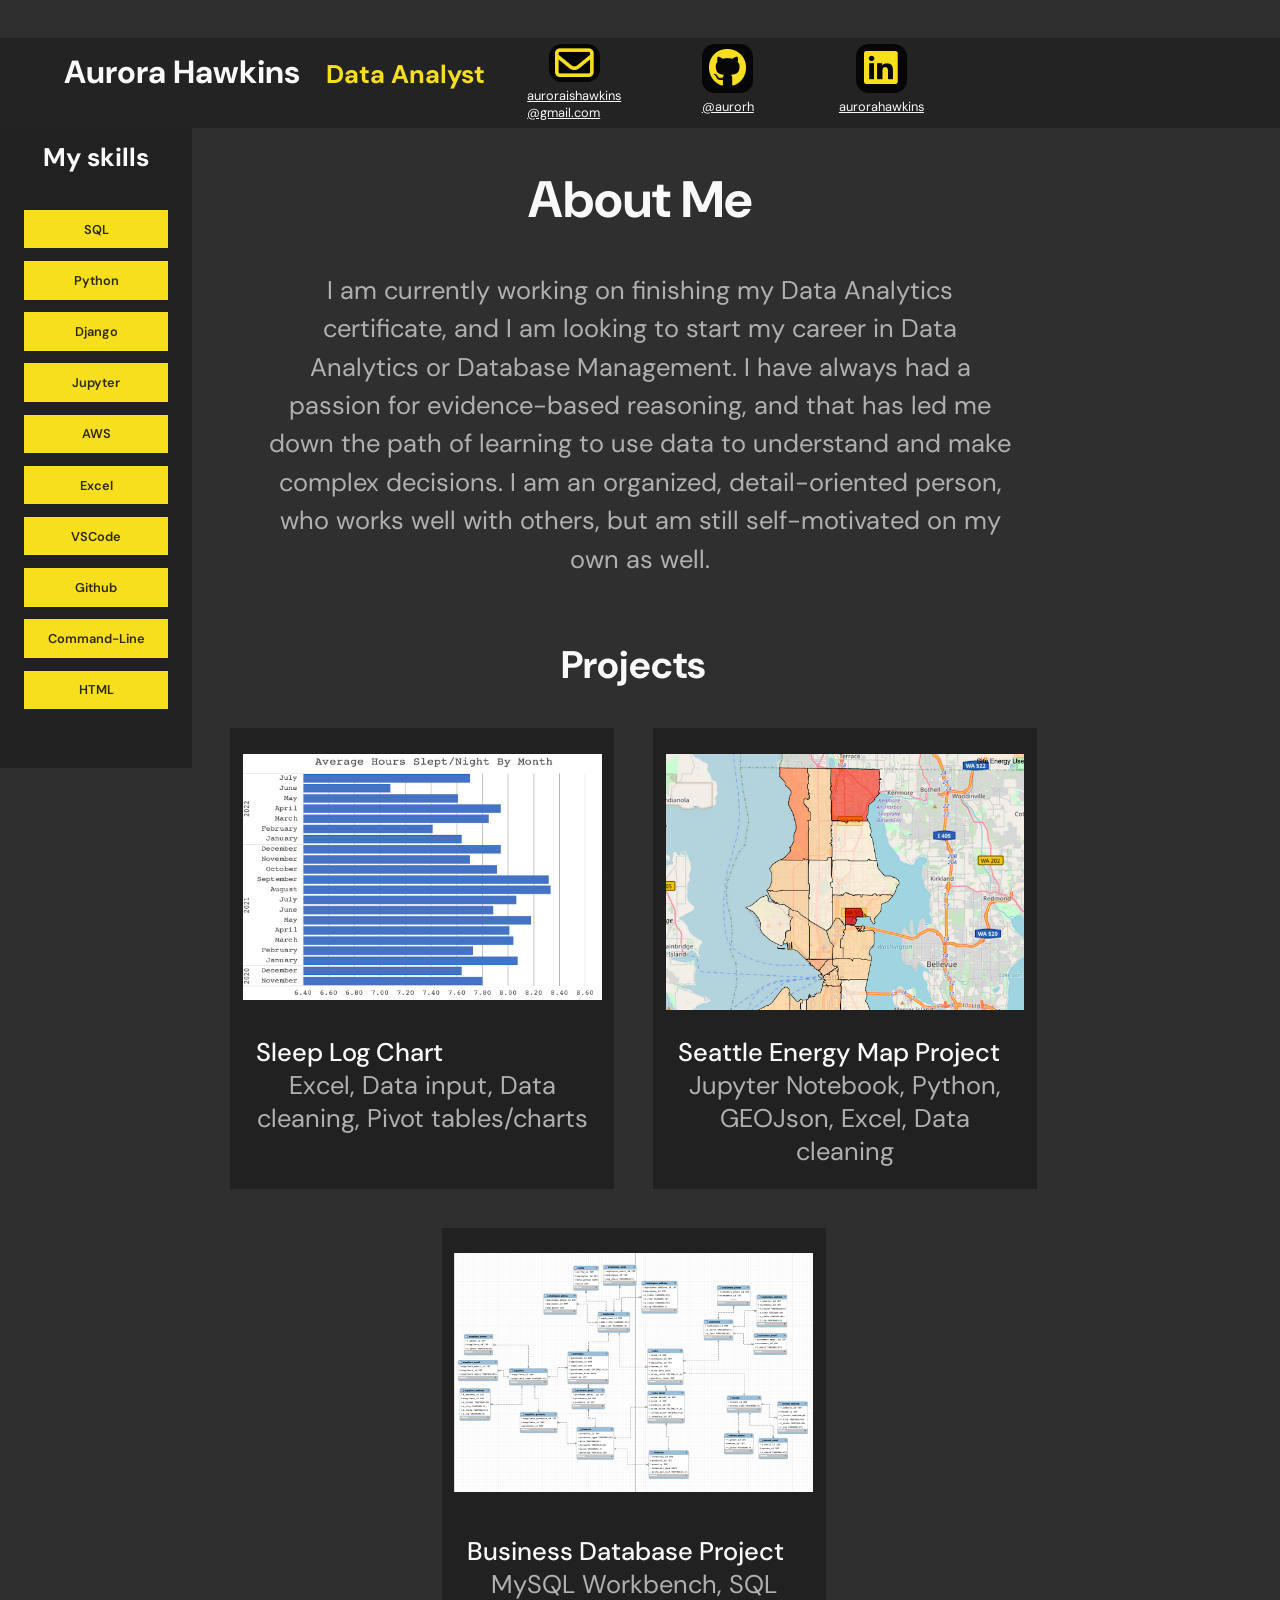
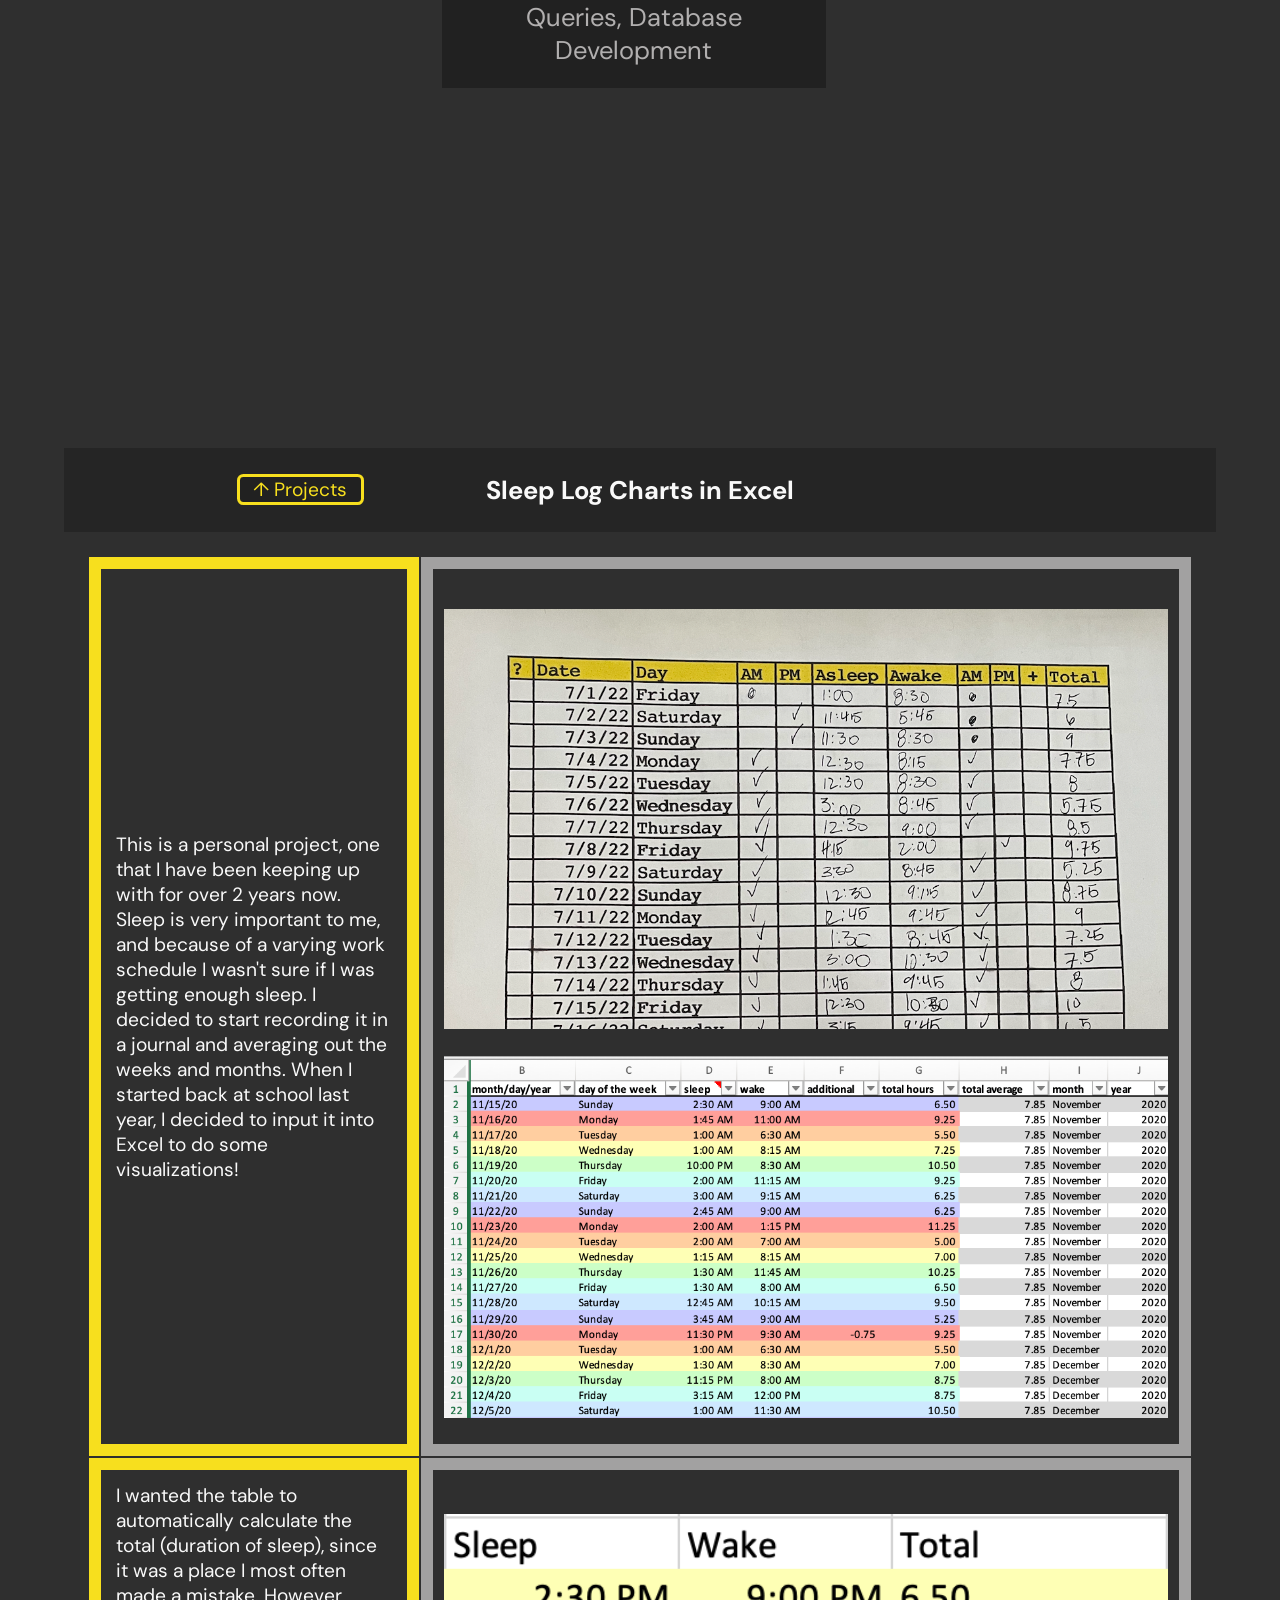
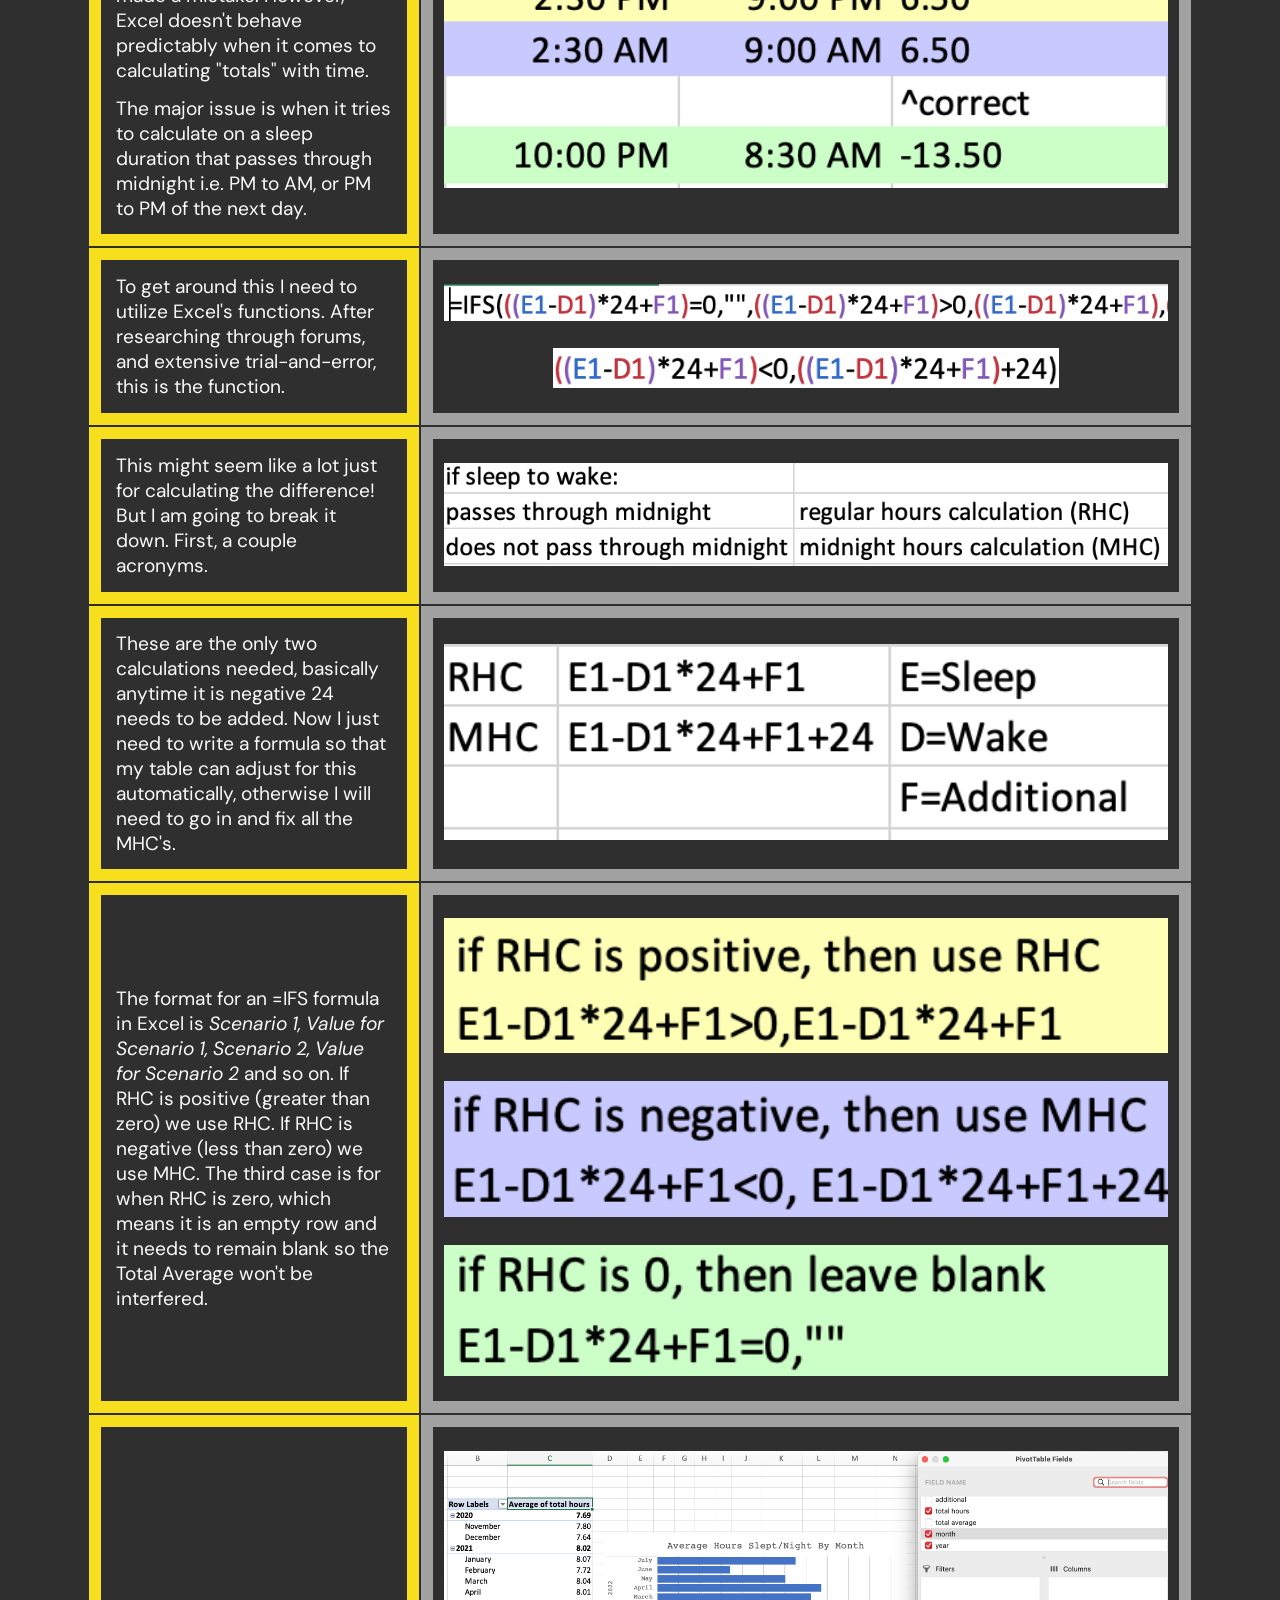
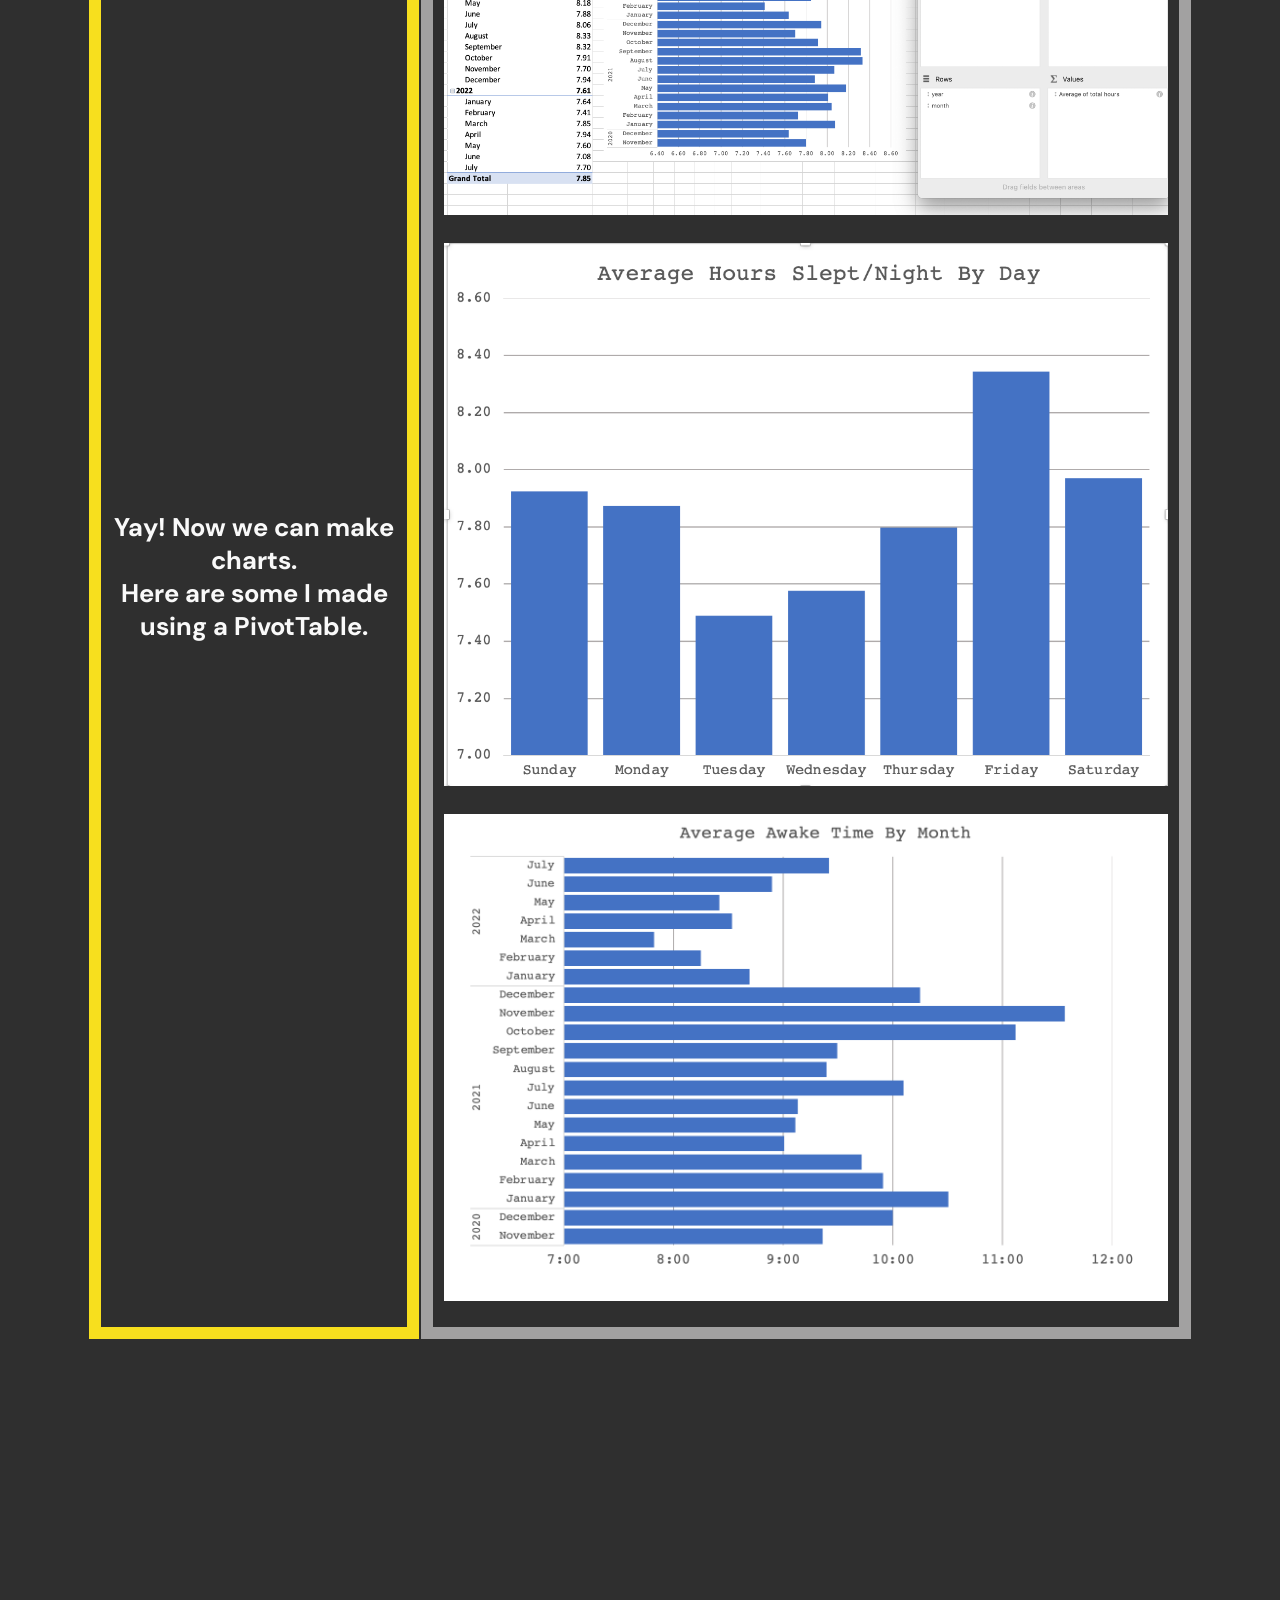
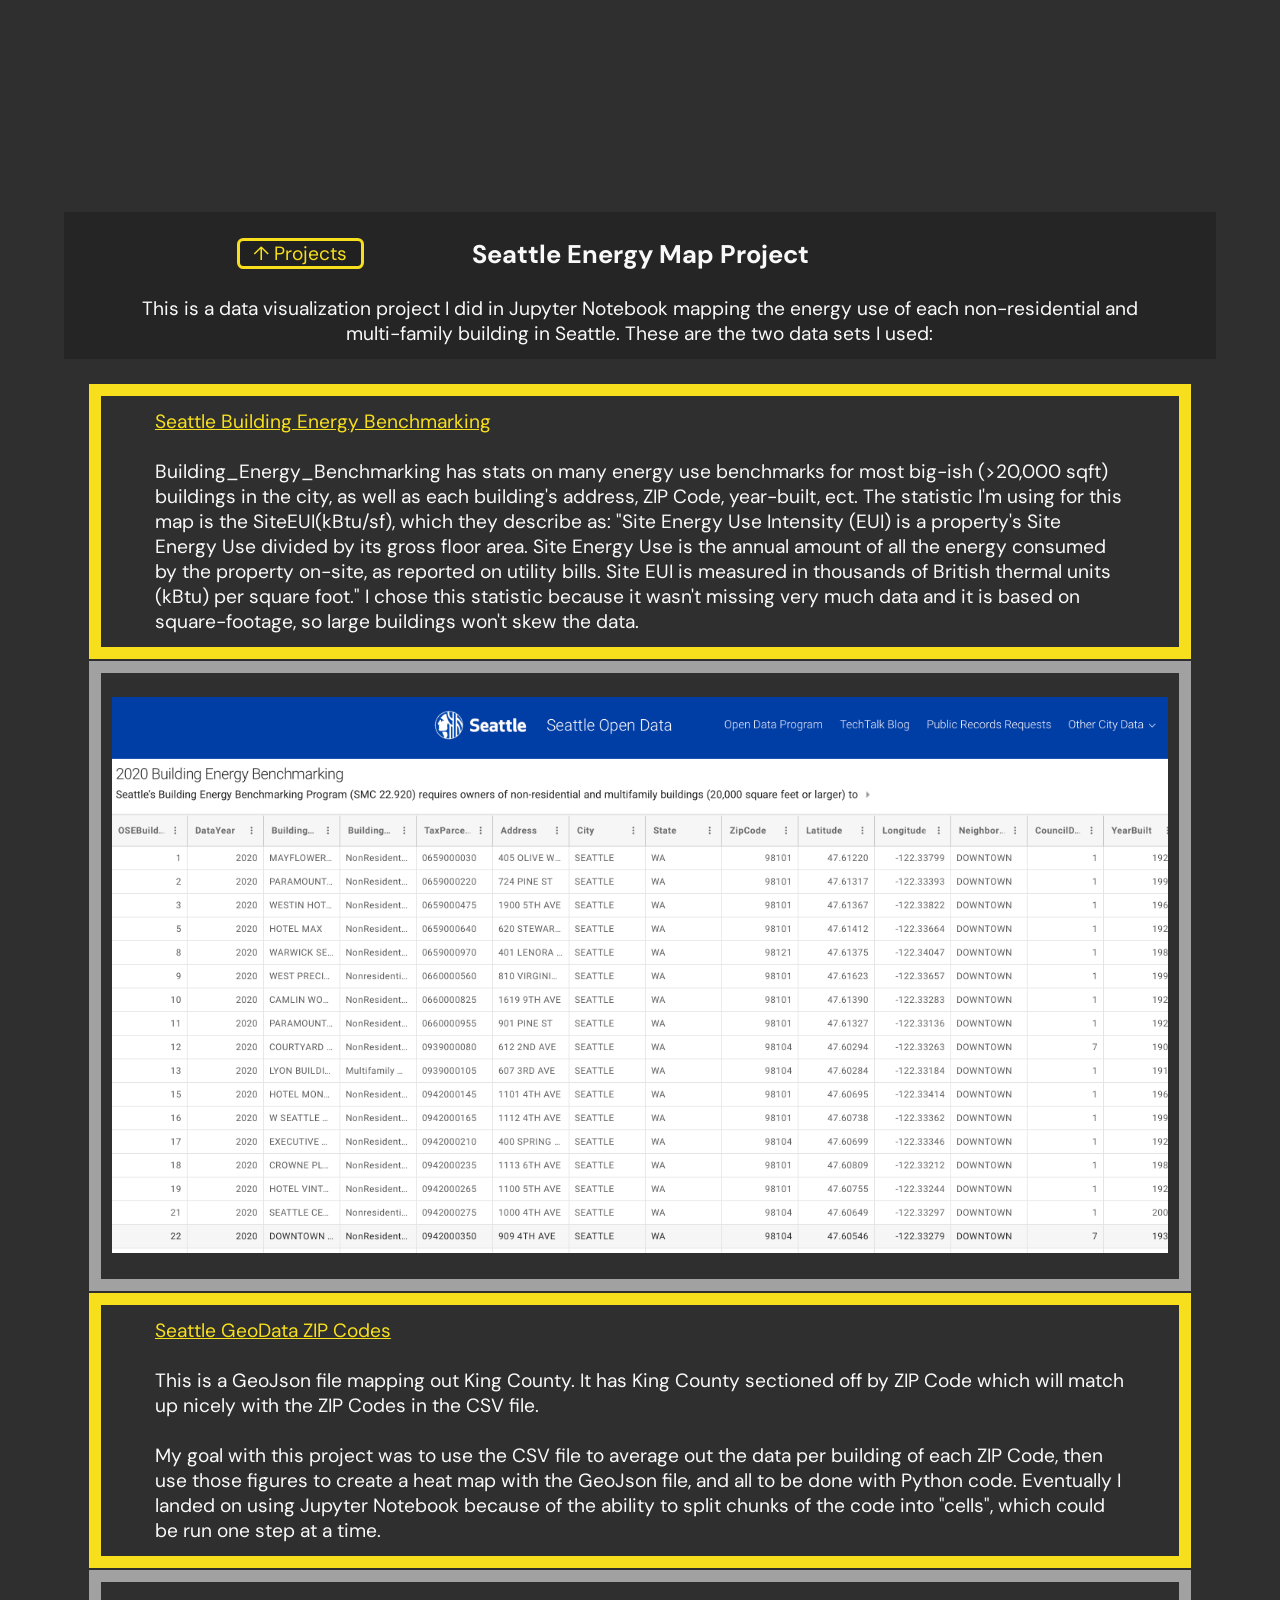
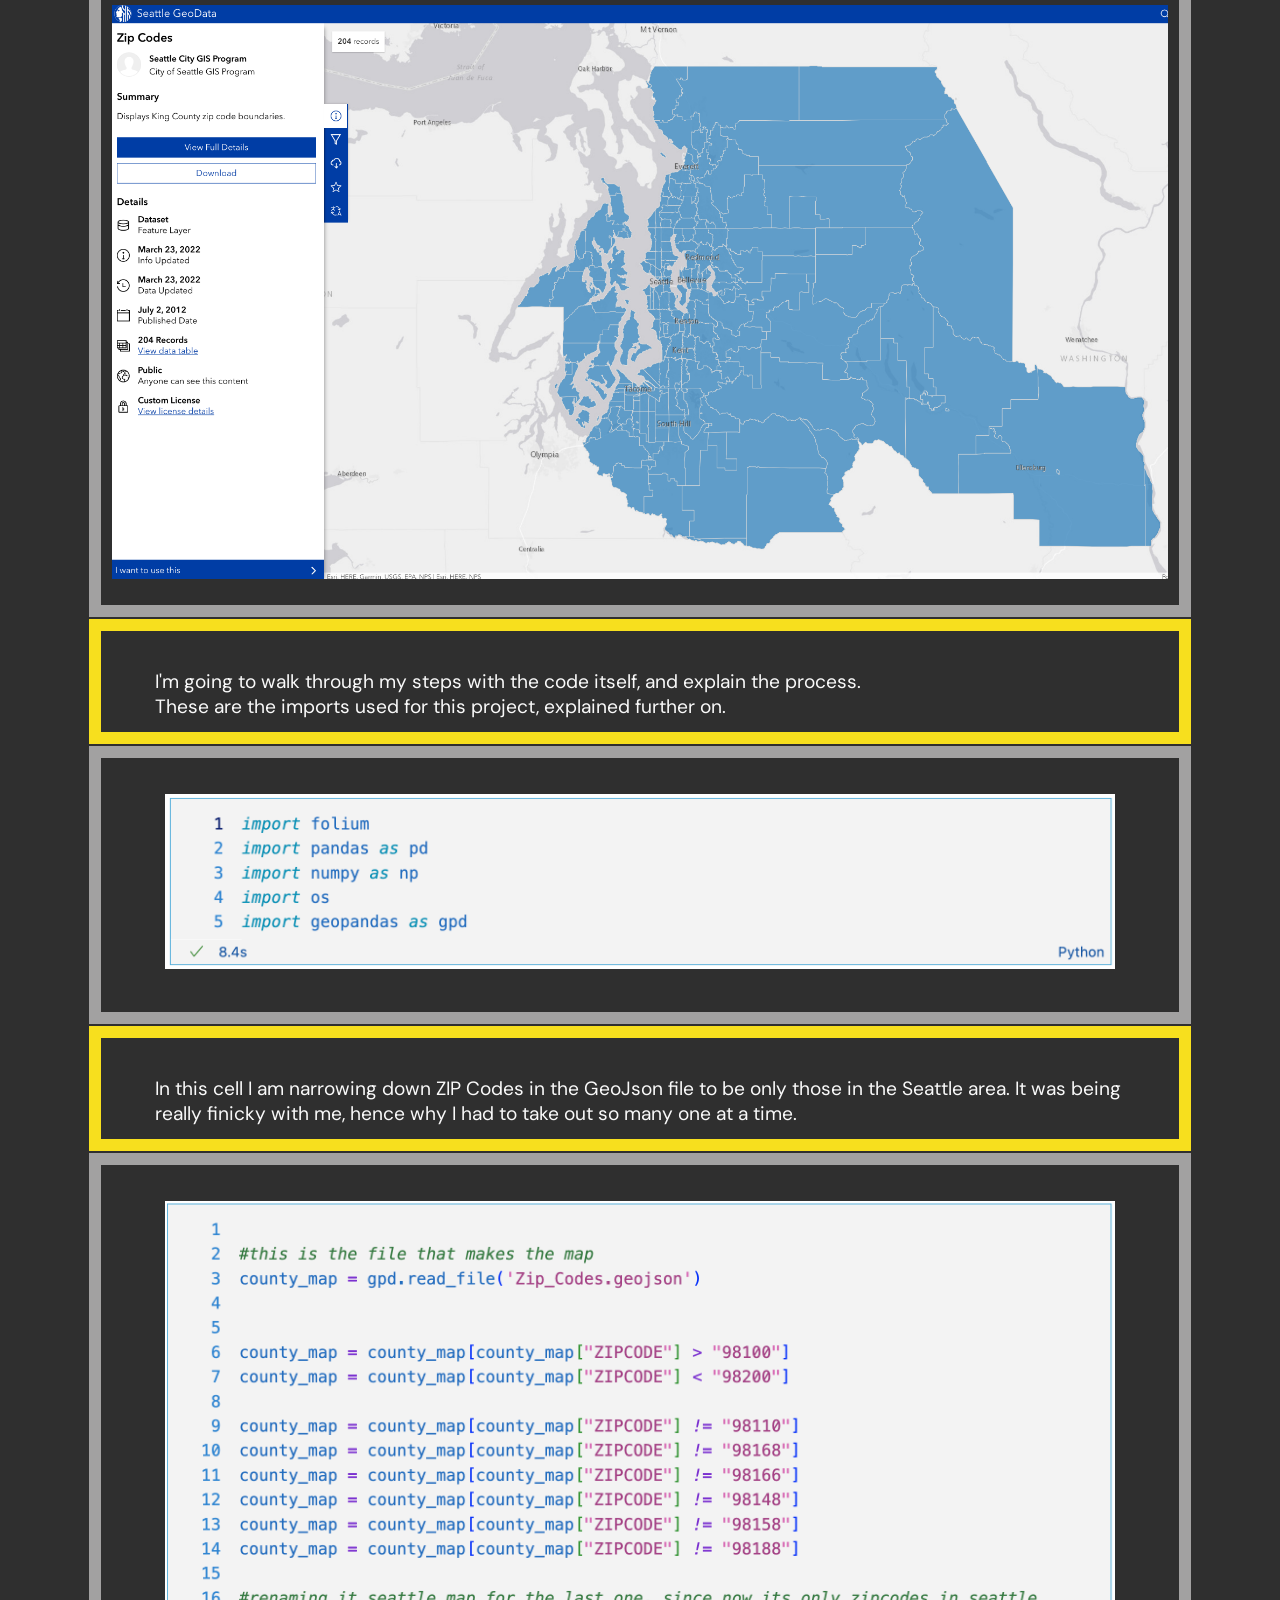
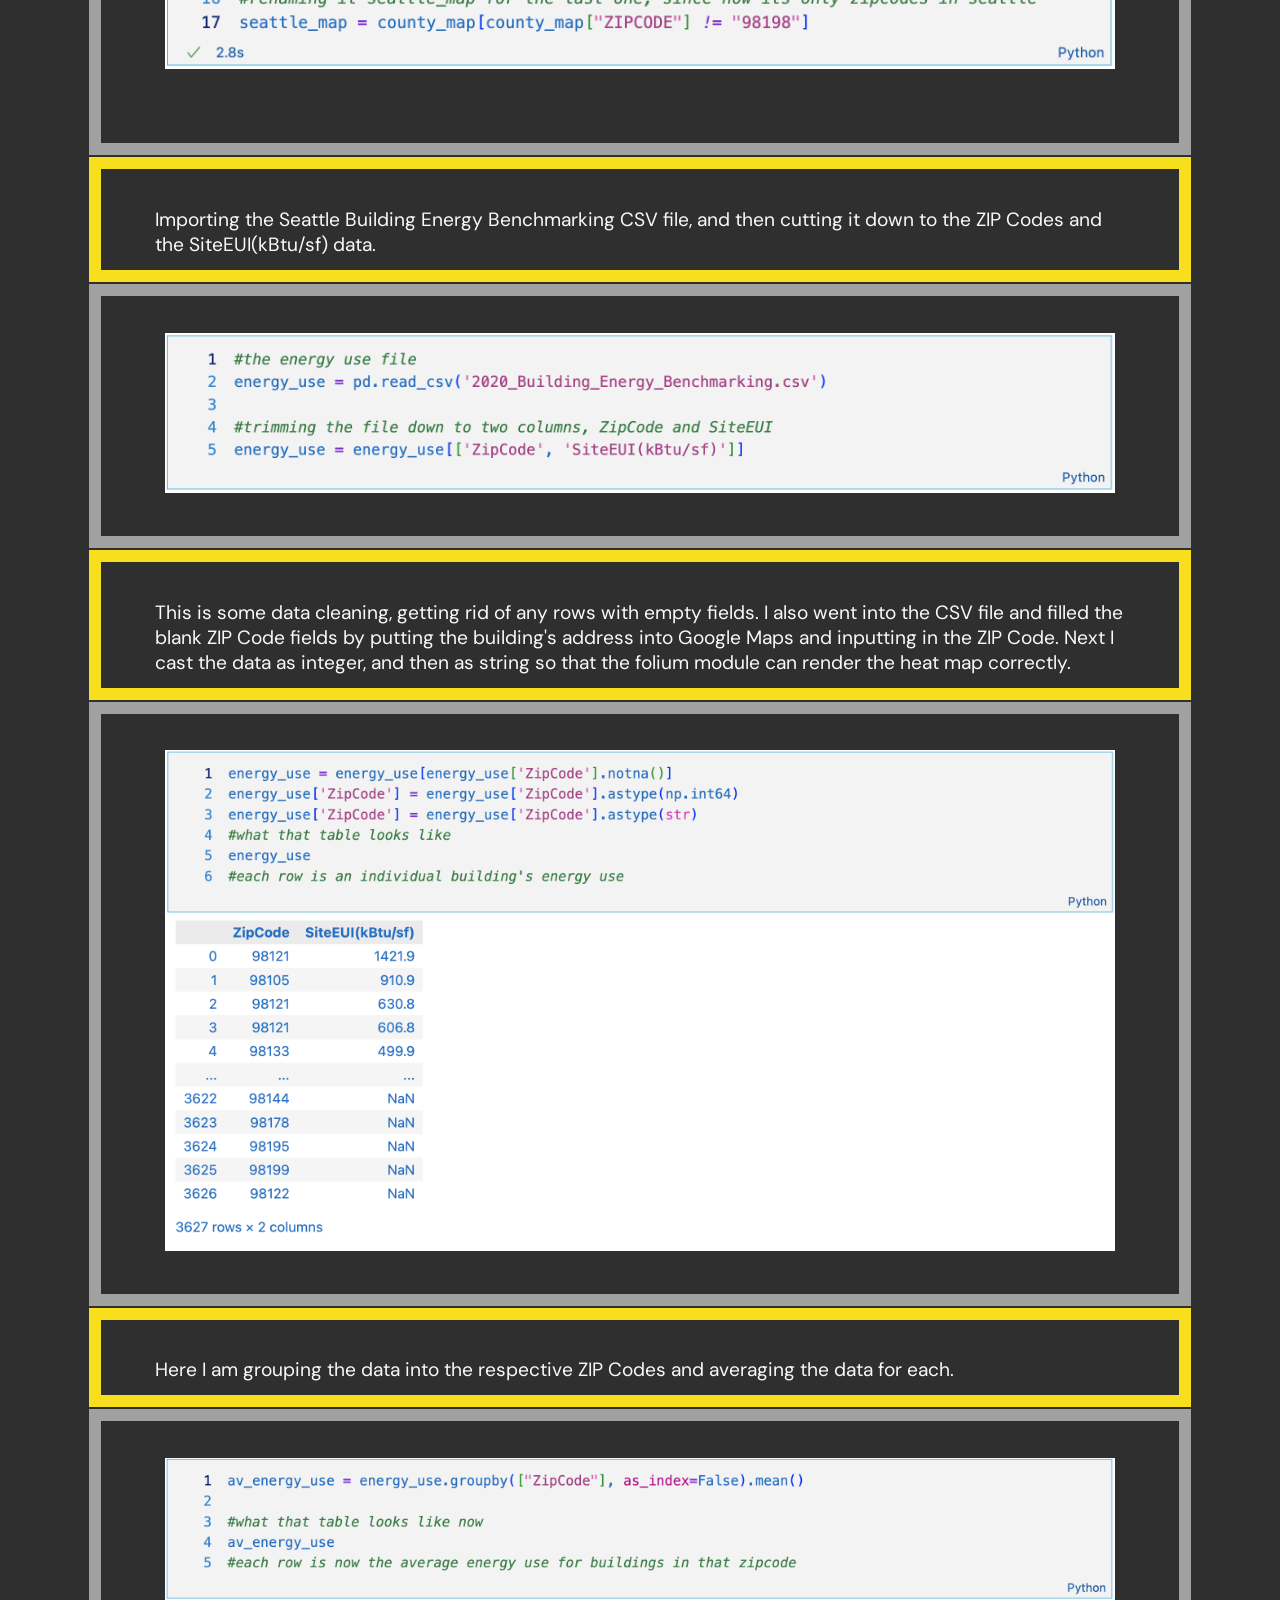
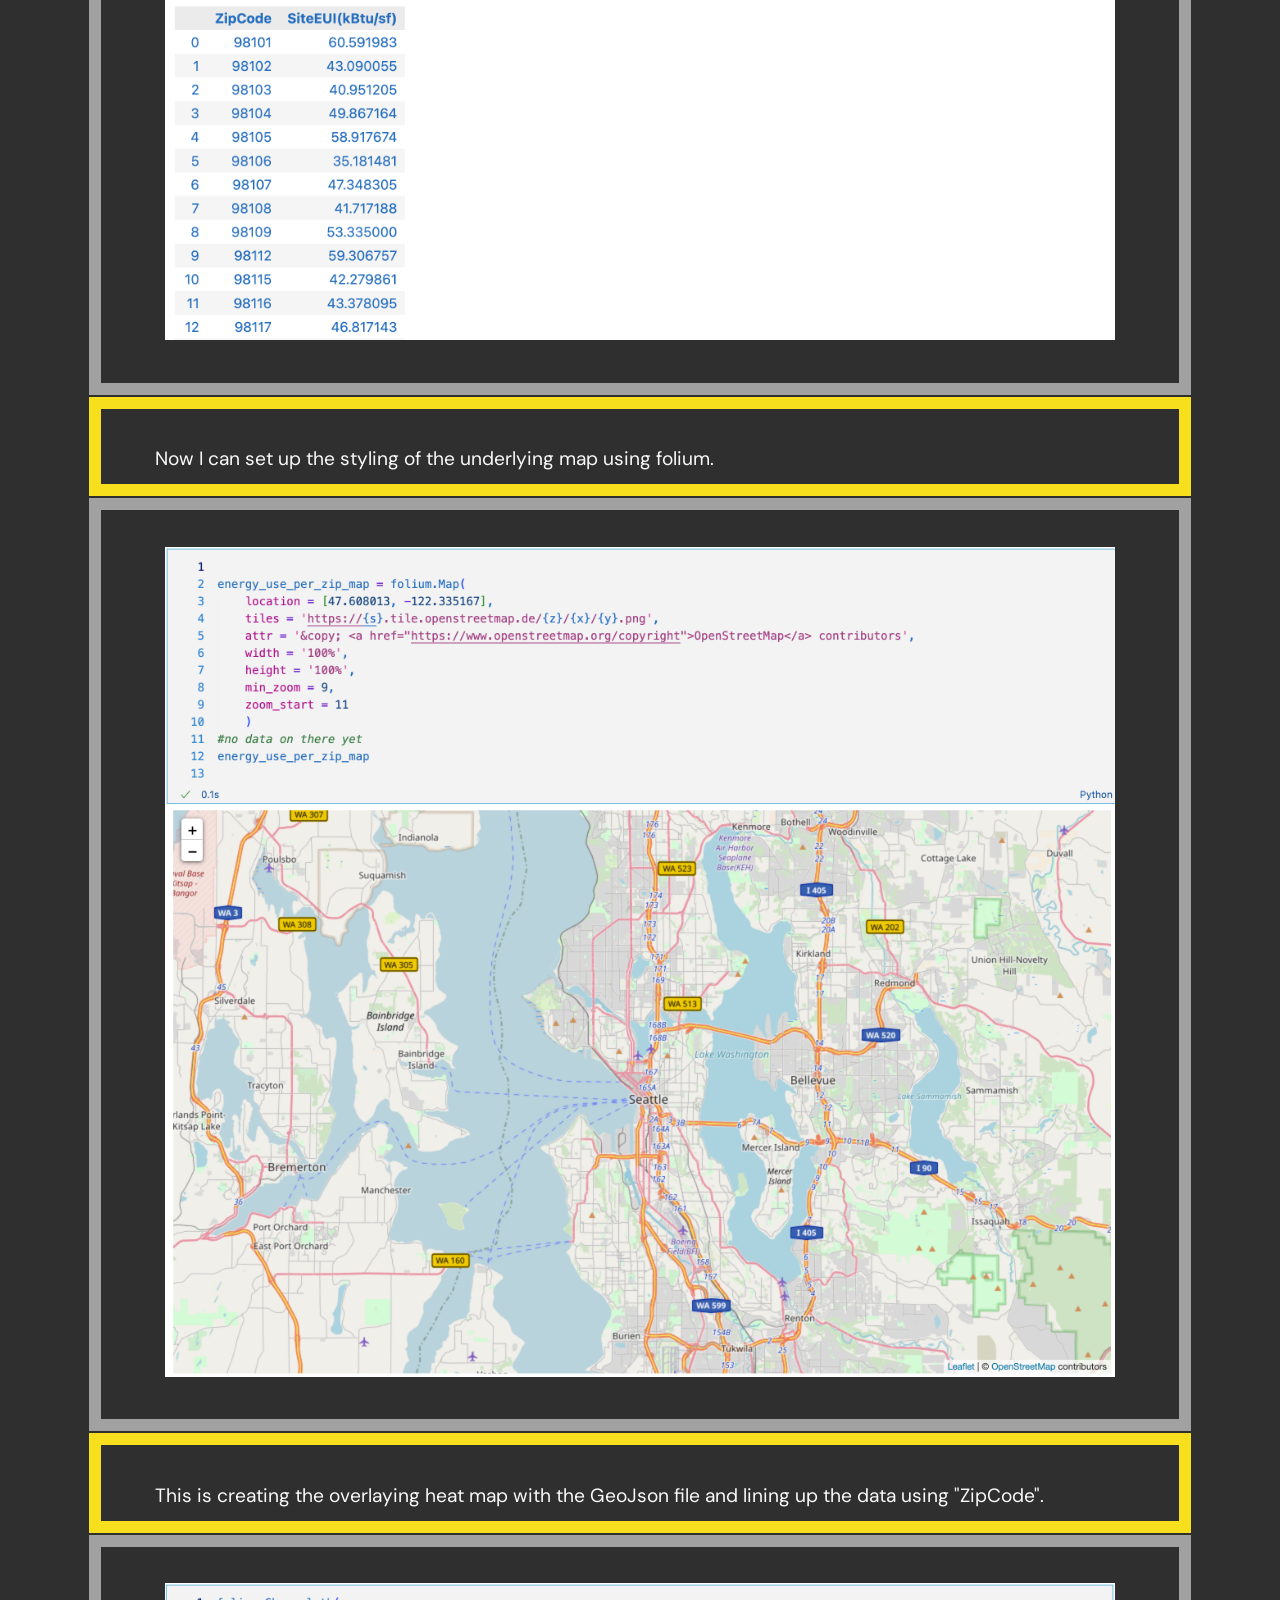
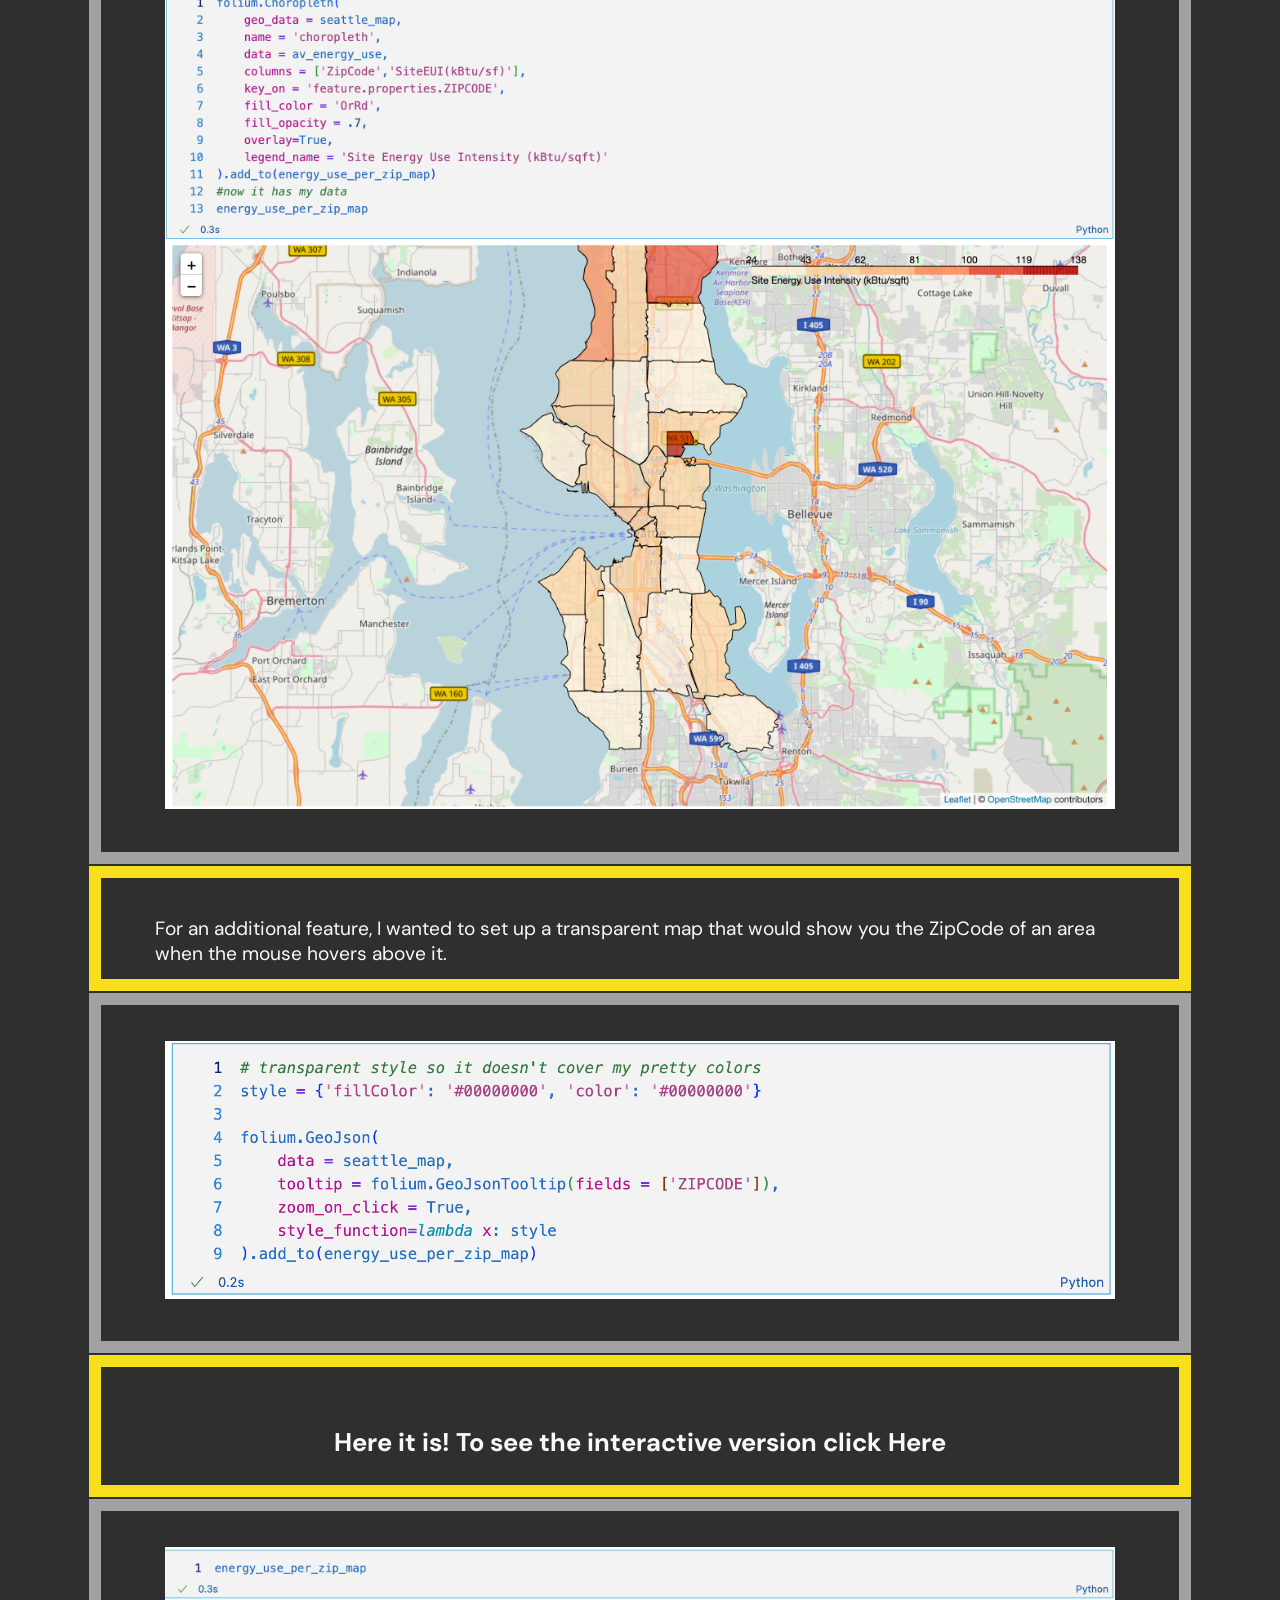
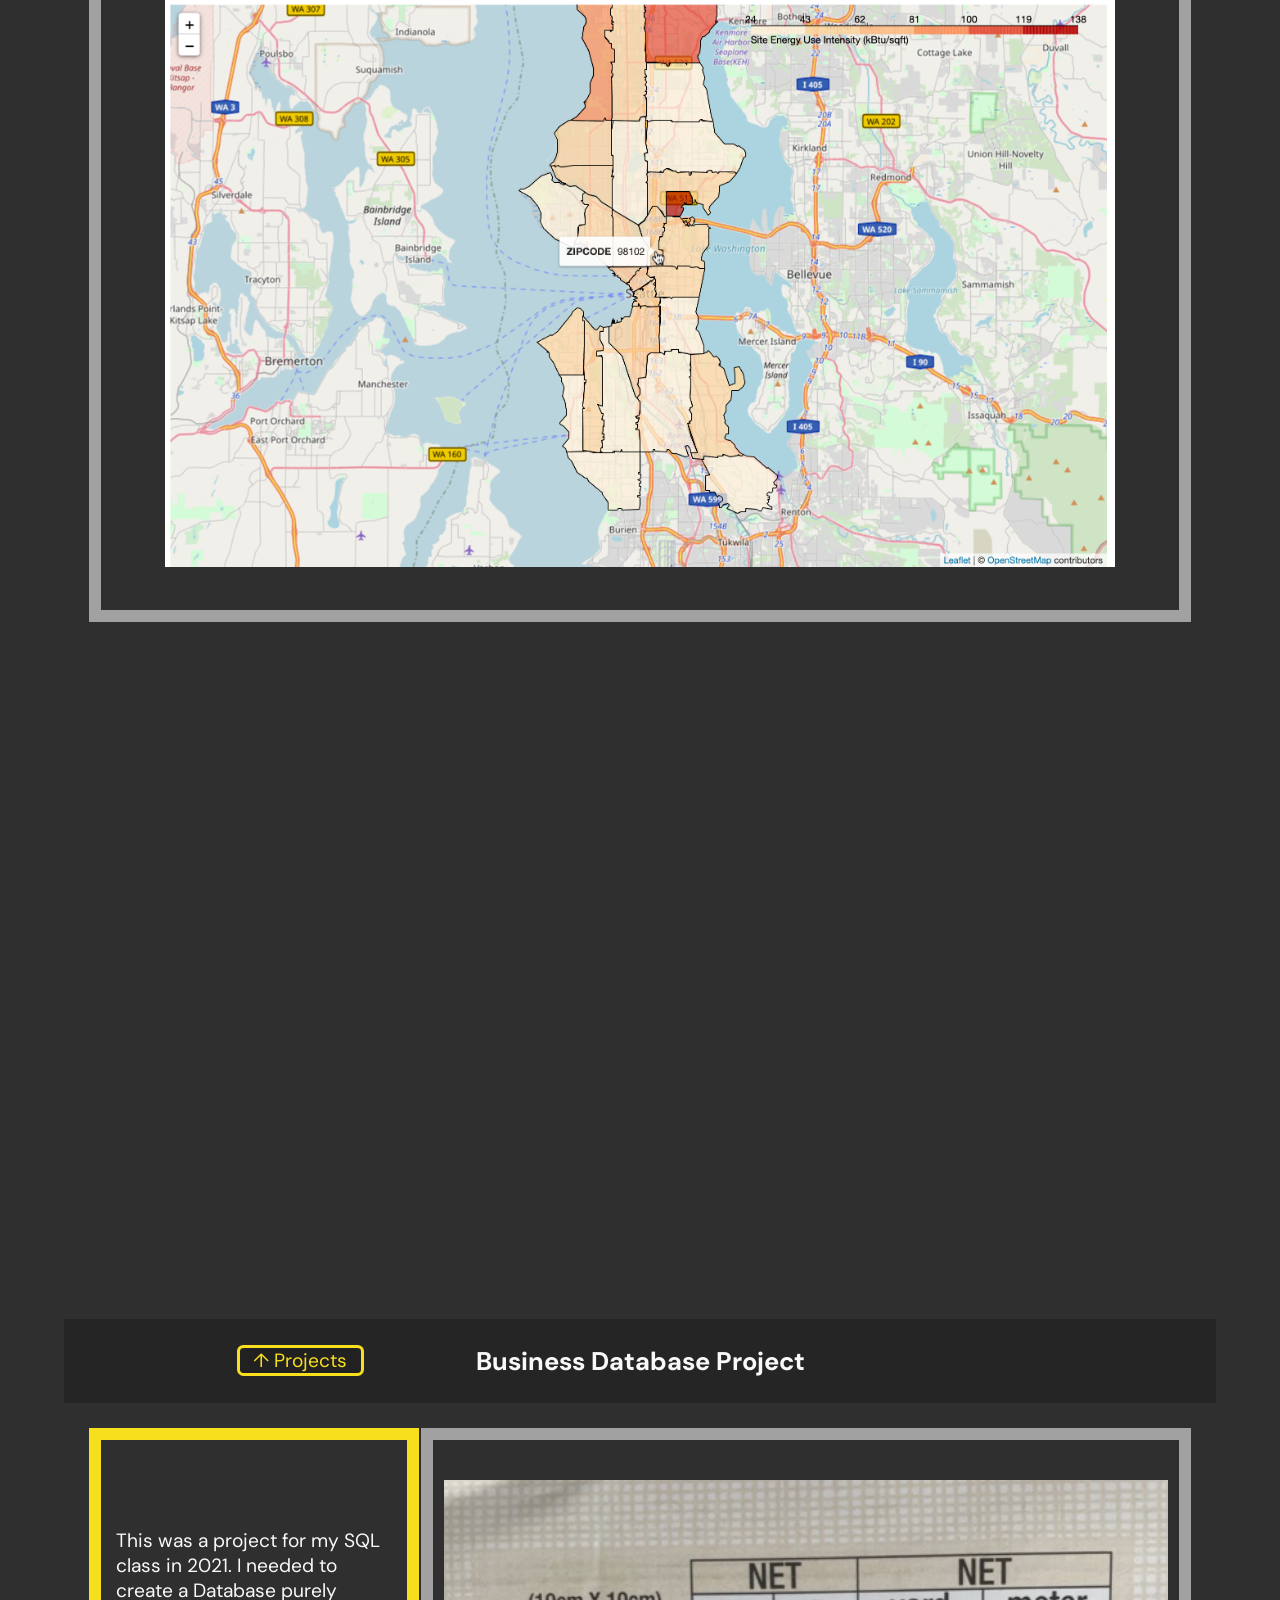
<file: index.html>
<!DOCTYPE html>
<html lang="en">

<head>
    <meta charset="UTF-8">
    <meta http-equiv="X-UA-Compatible" content="IE=edge">
    <meta name="viewport" content="width=device-width, initial-scale=1.0!">
    <title>Aurora's Portfolio</title>
    <link rel="stylesheet" href="styles.css">
    <link rel="stylesheet" href="https://cdnjs.cloudflare.com/ajax/libs/font-awesome/6.1.2/css/all.min.css" />

</head>



<body>
    <header>
        <section class="contacts">

            <h1>Aurora Hawkins</h1>
            <h2>Data Analyst</h2>

            <div class="contact">
                <div class="icon">
                    <label title="Email"><a href="mailto:auroraishawkins@gmail.com" target="_blank" rel=”noopener”><i
                                class="far fa-envelope"></i></a></label>
                </div>
                <label title="Email"><a href="mailto:auroraishawkins@gmail.com" target="_blank" rel=”noopener”><span class="description">auroraishawkins<br>@gmail.com</span></a>
                </label>
            </div>
            <div class="contact">



                <div class="icon">
                    <label title="Github"><a href="https://github.com/aurorh" target="_blank" rel=”noopener”><i
                                class="fab fa-github"></i></a></label>
                </div>
                <label title="Github"><a href="https://github.com/aurorh" target="_blank" rel="noopener"><span>@aurorh</span></a></label>
               
            </div>


            <div class="contact">
                <div class="icon">
                    <label title="LinkedIn"><a href="https://www.linkedin.com/in/aurorahawkins/" target="_blank"
                            rel=”noopener”><i class="fab fa-linkedin"></i></a></label>
                </div>
                <label title="LinkedIn"><a href="https://www.linkedin.com/in/aurorahawkins/ " target="_blank" rel=”noopener”><span>aurorahawkins</span></a></label>
                
            </div>

        </section>

    </header>


    <div>

        <div>
            <section class="about-me">
                
                <h2> About Me</h2>
                <p>I am currently working on finishing my Data Analytics certificate, and I am looking to start
                    my
                    career in
                    Data Analytics or Database Management.
                    I have always had a passion for evidence-based reasoning, and that has led me down the path of
                    learning
                    to
                    use
                    data to understand and make complex decisions.
                    I am an organized, detail-oriented person, who works well with others, but am still
                    self-motivated
                    on my
                    own
                    as well.</p>
                </section>
                
                
                <section class="projects" id="projects">
                    <h2>Projects</h2>
                    <div class="cards">
                        <div class="card">
                                <div class="img-project">
                                    <a href="#sleepchart"><img src="sleepchart.png" alt="sleepchart" style="width: 28vw"></a>
                                </div>
                                <div class="description-project">
                                    <span class="title-project"><a href="#sleepchart">Sleep Log Chart</a></span>
                                    <span class="tag-project">Excel, Data input, Data cleaning, Pivot tables/charts</span>
                
                                </div>
                            </div>
                            <div class="card">
                                <div class="img-project">
                                    <a href="#map"><img src="map.png" alt="map" style="width: 28vw;"></a>
                                </div>
                                <div class="description-project">
                                    <span class="title-project"><a href="#map">Seattle Energy Map Project</a></span>
                                    <span class="tag-project">Jupyter Notebook, Python, GEOJson, Excel, Data cleaning</span>
                                </div>
                            </div>
                            <div class="card">
                                <div class="img-project">
                                    <a href="#database"><img src="database.png" alt="database" style="width: 28vw"></a>
                                </div>
                                <div class="description-project">
                                    <span class="title-project"><a href="#database">Business Database Project</a></span>
                                    <span class="tag-project">MySQL Workbench, SQL Queries, Database Development</span>
                                </div>
                            </div>
                        </div>
                    </section>

        </div>
        <div class="sidebar">
                
            <h2>My skills</h2><br>
            <div class="btn">
                <button class="cv"><a id="pdf">SQL</a></button>
                <button class="cv"><a id="pdf">Python</a></button>
                <button class="cv"><a id="pdf">Django</a></button>
                <button class="cv"><a id="pdf">Jupyter</a></button>
                <button class="cv"><a id="pdf">AWS</a></button>
                <button class="cv"><a id="pdf">Excel</a></button>
                <button class="cv"><a id="pdf">VSCode</a></button>
                <button class="cv"><a id="pdf">Github</a></button>
                <button class="cv"><a id="pdf">Command-Line</a></button>
                <button class="cv"><a id="pdf">HTML</a></button>
            </div>
        
    </div>
    
</div>

</body> 

<article>
    <div class="goto-top">
        <a href="#projects">&uarr; Projects</a>
    </div>
    <h1 id="sleepchart">Sleep Log Charts in Excel</h1>

    <table>
        <tr>
            <td>
                <p> This is a personal project, one that I have been keeping up with for over 2 years now.
                    Sleep is very important to me, and because of a varying work schedule I wasn't sure if I was getting
                    enough sleep.
                    I decided to start recording it in a journal and averaging out the weeks and months.
                    When I started back at school last year, I decided to input it into Excel to do some visualizations!
                </p>
            </td>
            <th>
                <br> <br>
                <img src="log.png"><br><img src="spreadsheet.png" alt="spreadsheet">
            </th>
        </tr>
        <tr>
            <td>
                <p>I wanted the table to automatically calculate the total (duration of sleep), since it was a place I
                    most
                    often made a mistake.
                    However, Excel doesn't behave predictably when it comes to calculating "totals" with time. </p>
                <p> The major issue is when it tries to calculate on a sleep duration that passes through midnight i.e.
                    PM to AM, or PM to PM of the next day. </p>
            </td>
            <th>
                <img src="ampm.png" alt="ampm">
            </th>
        </tr>
        <tr>
            <td>
                <p> To get around this I need to utilize Excel's functions.
                    After researching through forums, and extensive trial-and-error, this is the function. </p>
            </td>
            <th>
                <img src="thefunction.png" alt="thefunction" style="width:100%;"><img src="thefunction2.png" alt="thefunction2" style="width:70%;">
            </th>
        </tr>
        <tr>
            <td>
                <p>This might seem like a lot just for calculating the difference! But I am going to break it down.
                    First, a couple acronyms.</p>
            </td>
            <th>
                <img src="midnight.png" alt="midnight">
            </th>
        </tr>
        <tr>
            <td>
                <p>These are the only two calculations needed, basically anytime it is negative 24 needs to be added.
                    Now I just need to write a formula so that my table can adjust for this automatically, otherwise I
                    will need to go in and fix all the MHC's.
                </p>
            </td>

            <th>
                <img src="simpleform.png" alt="simpleform">
            </th>
        </tr>
        </tr>
        <tr>
            <td>
                <p>The format for an =IFS formula in Excel is <i>Scenario 1, Value for Scenario 1, Scenario 2, Value for
                        Scenario 2</i> and so on.
                    If RHC is positive (greater than zero) we use RHC. If RHC is negative (less than zero) we use MHC.
                    The third case is for when RHC is zero, which means it is an empty row and it needs to remain blank
                    so the Total Average won't be interfered.
                </p>
            </td>

            <th>
                <img src="pos.png" alt="pos"><img src="neg.png" alt="neg"><img src="zero.png" alt="zero">
            </th>
        </tr>
        <tr>
            <td>
                <h1>Yay! Now we can make charts.
                    <br> Here are some I made using a PivotTable.
                </h1>
            </td>

            <th>
                <img src="pivottable.png" alt="pivottable">
                <img src="daysoftheweek.png" alt="daysoftheweek">
                <img src="waketime.png" alt="waketime" >
            </th>
        </tr>

    </table>

</article>

    </a>
</div>
<article style="margin-bottom:550vw;">
    <div class="goto-top">
        <a href="#projects">&uarr; Projects</a>
    </div>
    </div>
        <h1 id="map">Seattle Energy Map Project</h1>

    <table>
        <tr>
            <p>
                This is a data visualization project I did in Jupyter Notebook mapping the energy use of each
                non-residential and multi-family building in Seattle.
                These are the two data sets I used: <br>
            </p>
            <td colspan="2">
                <p>
                    <a href="https://data-seattlecitygis.opendata.arcgis.com/datasets/SeattleCityGIS::zip-codes/about"
                        target="_blank" rel=”noopener”>Seattle Building Energy Benchmarking</a> <br> <br>
                    Building_Energy_Benchmarking has stats on many energy use benchmarks for most big-ish (>20,000 sqft)
                    buildings in the city, as well as each building's address, ZIP Code, year-built, ect.
                    The statistic I'm using for this map is the SiteEUI(kBtu/sf), which they describe as:
                    "Site Energy Use Intensity (EUI) is a property's Site Energy Use divided by its gross floor area.
                    Site Energy Use is the annual amount of all the energy consumed by the property on-site, as reported
                    on utility bills.
                    Site EUI is measured in thousands of British thermal units (kBtu) per square foot."
                    I chose this statistic because it wasn't missing very much data and it is based on square-footage,
                    so large buildings won't skew the data.
                </p>
            </td>
        </tr>
        <tr>
            <th colspan="2">
                <img src="govdata.png" alt="govdata">
            </th>
        </tr>
        <tr>
            <td colspan="2">
                <p>
                    <a href="https://data-seattlecitygis.opendata.arcgis.com/datasets/SeattleCityGIS::zip-codes/about"
                        target="_blank" rel=”noopener”>Seattle GeoData ZIP Codes</a><br> <br>
                    This is a GeoJson file mapping out King County. It has King County sectioned off by ZIP Code which
                    will match up nicely with the ZIP Codes in the CSV file. <br> <br>
                    My goal with this project was to use the CSV file to average out the data per building of each ZIP
                    Code, then use those figures to create a heat map with the GeoJson file, and all to be done with
                    Python code.
                    Eventually I landed on using Jupyter Notebook because of the ability to split chunks of the code
                    into "cells", which could be run one step at a time.
                </p>
            </td>
        </tr>
        <tr>
            <th colspan="2">
                <img src="geogov.png" alt="geogov">
            </th>
        </tr>
        <tr>
            <td colspan="2">
                <p><br>
                    I'm going to walk through my steps with the code itself, and explain the process. <br>
                    These are the imports used for this project, explained further on.
                </p>
            </td>
        </tr>
        <tr>
            <th colspan="2">
                <p>
                    <img src="imports.png" alt="imports"></img>
                </p>
            </th>
        </tr>
        <tr>
            <td colspan="2">
                <p><br>
                    In this cell I am narrowing down ZIP Codes in the GeoJson file to be only those in the Seattle area.
                    It was being really finicky with me, hence why I had to take out so many one at a time.
                </p>
            </td>
        </tr>
        <tr>
            <th>
                <p>
                    <img src="cell2.png" alt="cell2"><img>
                </p>
            </th>
        </tr>
        <tr>
            <td colspan="2">
                <p><br>
                    Importing the Seattle Building Energy Benchmarking CSV file, and then cutting it down to the ZIP
                    Codes and the SiteEUI(kBtu/sf) data.
                </p>
            </td>
        </tr>
        <tr>
            <th>
                <p>
                    <img src="cell3.png" alt="cell3"></img>
                </p>
            </th>
        </tr>
        <tr>
            <td colspan="2">
                <p><br>
                    This is some data cleaning, getting rid of any rows with empty fields.
                    I also went into the CSV file and filled the blank ZIP Code fields by putting the building's address
                    into Google Maps and inputting in the ZIP Code.
                    Next I cast the data as integer, and then as string so that the folium module can render the heat
                    map correctly.
                </p>
            </td>
        </tr>
        <tr>
            <th>
                <p>
                    <img src="cell4.png" alt="cell4"></img>
                </p>
            </th>
        </tr>
        <tr>
            <td colspan="2">
                <p><br>
                    Here I am grouping the data into the respective ZIP Codes and averaging the data for each.
                </p>
            </td>
        </tr>
        <tr>
            <th>
                <p>
                    <img src="cell5.png" alt="cell5"></img>
                </p>
            </th>
        </tr>

        <tr>
            <td colspan="2">
                <p><br>
                    Now I can set up the styling of the underlying map using folium.
                </p>
            </td>
        </tr>
        <tr>
            <th>
                <p>
                    <img src="cell6.png" alt="cell6"></img>
                </p>
            </th>
        </tr>
        <tr>
            <td colspan="2">
                <p><br>
                    This is creating the overlaying heat map with the GeoJson file and lining up the data using
                    "ZipCode".
                </p>
            </td>
        </tr>
        <tr>
            <th>
                <p>
                    <img src="cell7.png" alt="cell7"></img>
                </p>
            </th>
        </tr>
        <tr>
            <td colspan="2">
                <p><br>
                    For an additional feature, I wanted to set up a transparent map that would show you the ZipCode of
                    an area when the mouse hovers above it.
                </p>
            </td>
        </tr>
        <tr>
            <th>
                <p>
                    <img src="cell8.png" alt="cell8"></img>
                </p>
            </th>
        </tr>
        <tr>
            <td colspan="2">
                <h1><br>
                    Here it is! To see the interactive version click <a
                        href="https://nbviewer.org/github/aurorh/SeattleBuildingEnergyUse/blob/main/mapfinl.ipynb"
                        target="_blank" rel=”noopener”>Here</a>
                </h1>
            </td>
        </tr>
        <tr>
            <th>
                <p>
                    <img src="cell9.png" alt="cell9"></img>
                </p>
            </th>
        </tr>
    </table>
</article>
<article>
    <div class="goto-top">
        <a href="#projects">&uarr; Projects</a>
    </div>
    <h1 id="database">Business Database Project</h1>

    <table>
        <tr>
            <td>
                <p> This was a project for my SQL class in 2021. I needed to create a Database purely writing in SQL using mySQL as the user interface. 
                    I am a big crafter, especially with knitting and crocheting, so I decided to make my database a way to keep track of those supplies. 
                    At the end of the project, I created a PowerPoint and presented it to my classmates. 
                    <br><br>
                    This is a yarn label showing most of the info I would be tracking about the yarns. I included all of the tools into the datbase as well. 
                </p>
            </td>
            <th>
                <br> <br>
                <img src="yarninfo.jpg" alt="yarninfo">
            </th>
        </tr>
        <tr>
            <td>
                <p>Itinitally, I decided to creat 3 tables of the 3 broad categories. 
                    This database worked fine at such a small size, but it was not relational or normalized. 
                </p>
            </td>
            <th>
                <img src="databasemap.png" alt="databasemap">
            </th>
        </tr>
        <tr>
            <td>
                <p> 
                    Here is how the data was populated into the tables.
                </p>
            </td>
            <th>
                <img src="populating.png" alt="populating"</th>
        </tr>
        <tr>
            <td>
                <p>These are few queries I was able to do on this database.</p>
            </td>
            <th>
                <img src="6knit.png" alt="6knit">
                <img src="wool.png" alt="wool">
                <img src="pinkyarn.png" alt="pinkyarn">
            </th>
        </tr>
        <tr>
            <td>
                <p>In order to create relationships between the tables and to normalize the database, I needed to break the 3 large tables into smaller tables and link them using Primary and Foreign Keys. 
                </p>
            </td>

            <th>
                <img src="finaldatabase.png" alt="finaldatabase">
            </th>
        </tr>
        </tr>
        <tr>
            <td>
                <p>Here are a couple of queries on this new database, allowing them to be more specific and complex.
                </p>
            </td>

            <th>
                <img src="join.png" alt="join"><img src="view.png" alt="view">
            </th>
        </tr>

    </table>

</article>

</html>
</file>
<file: styles.css>
@import url('https://fonts.googleapis.com/css2?family=DM+Sans:wght@400;500;700&display=swap');


:root {
    --white: #f9f9f9;
    --dark: rgba(0, 0, 0, 0.814);
    --green-light: #00df5e;
    --yellow: #f7df1e;
    --gray: #b1afaf;
    --gray-100: 
    --gray-200: #333333;
    --gray-400: #212121;
    --gray-400-rgb: 33, 33, 33;
    --gray-0:rgb(162, 161, 161);
    --alpha: 0.8;
}

* {
    padding: 0;
    margin: 0;
    box-sizing: border-box;
}


ul {
    list-style-type: none;
}

a {
    text-decoration: none;
    color: var(--white);
}


body {
    background-color: var(--dark);
    color: var(--white);
    font-size: 1vw;
    font-family: 'DM Sans', sans-serif;
    display: flex;
    align-items: center;
    flex-direction: column;
    position: relative;
}


div.container {
    width: 80%;
}
header{
    display: flex;
    justify-self: center;
    width: 100%;
    height: 7vw;
    margin-top: 3vw;
    top: 0;
    position: relative;
    background-color: rgba(var(--gray-400-rgb), var(--alpha));

}
header section.contacts{
    width: 100%;
    height: 100%;
    display: flex;
    gap: 2vw;
}

header section.contacts div.contact{
    display: flex;
    flex-direction: column;
    align-items: center;
    width: 10vw;
    height: 6vw;


}    


header section.contacts div.contact div.icon{
    width: 4vw;
    height: 4vw;
    display: flex;
    justify-content: center;
    align-items: center;
    background-color: var(--dark);
    border-radius: 1vw;
    margin-top: .4vw;
    margin-bottom: .4vw;

    

}

header section.contacts div.contact div.icon i{
    font-size: 3vw;
    color: var(--yellow);

}



header section.contacts h1{
    font-size: 2.5vw;
    font-weight: 700;
    margin-left:5vw;
    margin-top:1vw;

}
header section.contacts h2{
    font-size: 2vw;
    font-weight: 700;
    color: var(--yellow);
    margin-top:1.5vw;
}

header section.contacts div.contact span{
    text-decoration:underline;
    text-align:center;

}



div.sidebar {
width:15%;
text-align:center;

margin-top:0;
margin-bottom: 20vw;
position:absolute;
height: 50vw;
background-color:var(--gray-400);
left:0;
}
div.sidebar h2{
    margin:1vw;
    font-size: 2vw;
}

button {
    font-family: 'DM Sans', sans-serif;
    font-size: 1vw;
    font-weight: 600;

}

.btn .cv {
    width: 75%;
    height: 3vw;
    color: var(--dark);
    background-color: var(--yellow);
    border: 0;
    margin:.5vw;
}

#pdf {
    color: var(--dark);
}


section.about-me {
    position: absolute;
    width: 60%;
    right: 20vw;
    text-align:center;
    background-color: var(--gray-100); 
    margin-bottom: 4vw;
    margin-top: 3vw;
}

section.about-me h2 {
    font-size: 4vw;
    font-weight: 700;
    color: var(--white);
    margin-bottom: 3vw;
    text-align:center;
    width:100%;
}

section.about-me p {

    font-size: 2vw;
    font-weight: 400;
    color: var(--gray);
    line-height: 3vw;
    text-align: center;
    margin: 1vw;

}







section.projects {
    width:65%;
    position: absolute;
    text-align:center;
    right:18vw;
    align-items: center;
    margin-bottom: 10vw;
    top: 50vw;
    

}

section.projects h2 {
    font-size: 3vw;
    font-weight: 700;
    color: var(--white);
    margin-bottom: 3vw;
    text-align:center;
    width:100%;
}

section.projects h1 {
    font-size: 2.25vw;
    font-weight: 700;
    color: var(--white);
    margin-bottom: 3vw;
}

div.cards {
    display:flex;
    justify-content: center;
    flex-wrap: wrap;
    gap: 3vw;
    column-count:2;
    flex-direction:row;

}

div.card {
    width: 30vw;
    height: 36vw;
    display: flex;
    flex-direction: column;
    align-items: center;
    background-color: var(--gray-400);
    border: .1vw solid var(--gray-200);

}

div.cards div.card div.img-project {
    margin-top: 2vw;
    width: 28vw;
    height: 20vw;
    overflow: hidden;
    background-color: var(--gray-400);
    margin-bottom: 2vw;
    border: .1vw solid var(--gray-200);
}

div.cards div.card div.description-project {
    width: 26vw;
    display: flex;
    flex-direction: column;
    align-items: flex-start;
}

div.cards div.card div.description-project span.title-project a {
    font-size: 2vw;
    font-weight: 500;
    margin-bottom: 1vw;
    text-align:center;
}

div.cards div.card span.tag-project {
    font-size: 2vw;
    font-weight: 400;
    color: var(--gray);
}





.target::before {
    content: '';
    display: block;
    height: 6vw;
    /* fixed header height*/
}




article {
    width: 90%;
    background-color: rgb(37, 37, 37);
    position: relative;
    margin-bottom:200vw;
    margin-top: 150vw;
    text-align:center;


}

article h1 {
    font-size: 2vw;
    font-weight: 700;
    text-align: center;
    margin-bottom: 2vw;
    margin-top: 2vw;
}
article p {
    margin-bottom: 1vw;
    font-size: 2vw;
    width: 90%;
    margin-left: 5%; 
    margin-top: 1vw;

}


article img{
    width: 100%;
    margin-top: 2vw;
    position: relative;
    bottom: 1vw;

}

article h3 {
    font-size: 1vw;
    font-weight: 400;
    background-color: rgb(36, 36, 36);
    width: 90%;
}
table {
margin:2%;
text-align:center;
align-items: center;
position:absolute;


}

article p a {
    color:var(--yellow);
    font-size:1.5vw;
    text-decoration: underline;

}

article p{
    font-size:1.5vw;
}

article div.goto-top a {
    left: 15%;
    position: absolute;
    border: var(--yellow) solid;
    border-radius: .5vw;
    background-color: var(--gray-400);
    width: 11%;
    font-size: 1.5vw;
    line-height: 2vw;
    color: var(--yellow);
    margin-top: 2vw;
}

td{
    border: 1vw solid var(--yellow);
    text-align: left;
    width: 30%;

    
  }

  th{
    width: 70%;
     border: 1vw solid var(--gray-0);
    padding: 1%;
    font-size: .5vw; }
</file>
